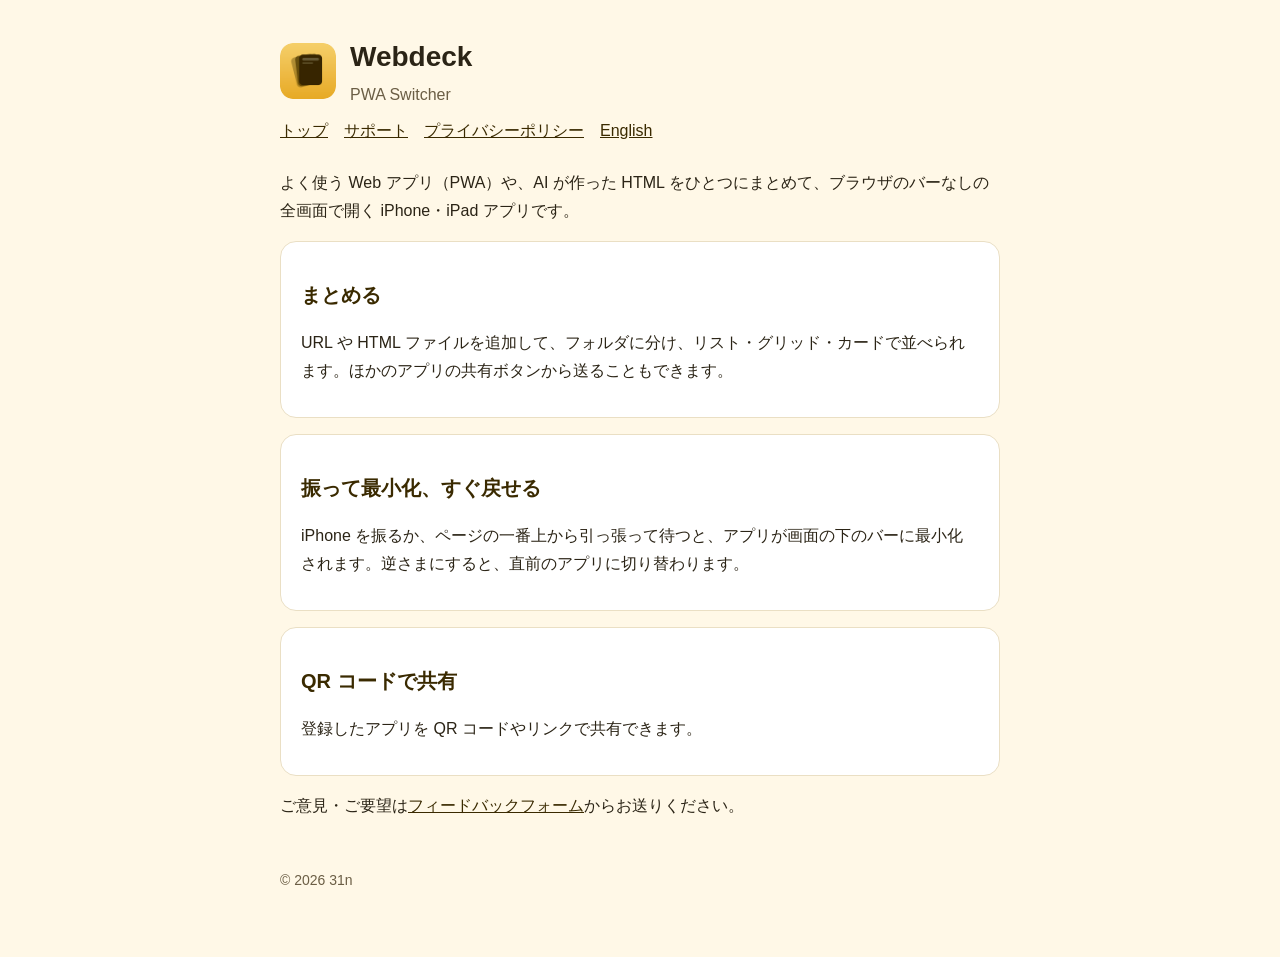
<file: index.html>
<!doctype html>
<html lang="ja">
<head>
<meta charset="utf-8">
<meta name="viewport" content="width=device-width, initial-scale=1">
<title>Webdeck: PWA Switcher</title>
<meta name="description" content="よく使う Web アプリ（PWA）や AI が作った HTML をひとつにまとめて、ブラウザのバーなしの全画面で開く iPhone・iPad アプリ。">
<link rel="stylesheet" href="style.css">
<link rel="icon" href="icon.png">
</head>
<body>
<main>
  <header class="top">
    <img src="icon.png" alt="">
    <div>
      <h1>Webdeck</h1>
      <div class="sub">PWA Switcher</div>
    </div>
  </header>
  <nav>
    <a href="./">トップ</a>
    <a href="support.html">サポート</a>
    <a href="privacy.html">プライバシーポリシー</a>
    <a href="en/" lang="en">English</a>
  </nav>

  <p>よく使う Web アプリ（PWA）や、AI が作った HTML をひとつにまとめて、ブラウザのバーなしの全画面で開く iPhone・iPad アプリです。</p>

  <div class="card">
    <h2>まとめる</h2>
    <p>URL や HTML ファイルを追加して、フォルダに分け、リスト・グリッド・カードで並べられます。ほかのアプリの共有ボタンから送ることもできます。</p>
  </div>
  <div class="card">
    <h2>振って最小化、すぐ戻せる</h2>
    <p>iPhone を振るか、ページの一番上から引っ張って待つと、アプリが画面の下のバーに最小化されます。逆さまにすると、直前のアプリに切り替わります。</p>
  </div>
  <div class="card">
    <h2>QR コードで共有</h2>
    <p>登録したアプリを QR コードやリンクで共有できます。</p>
  </div>

  <p>ご意見・ご要望は<a href="https://forms.gle/2fH9viR1kzPKTUj47">フィードバックフォーム</a>からお送りください。</p>

  <footer>© 2026 31n</footer>
</main>
</body>
</html>
</file>
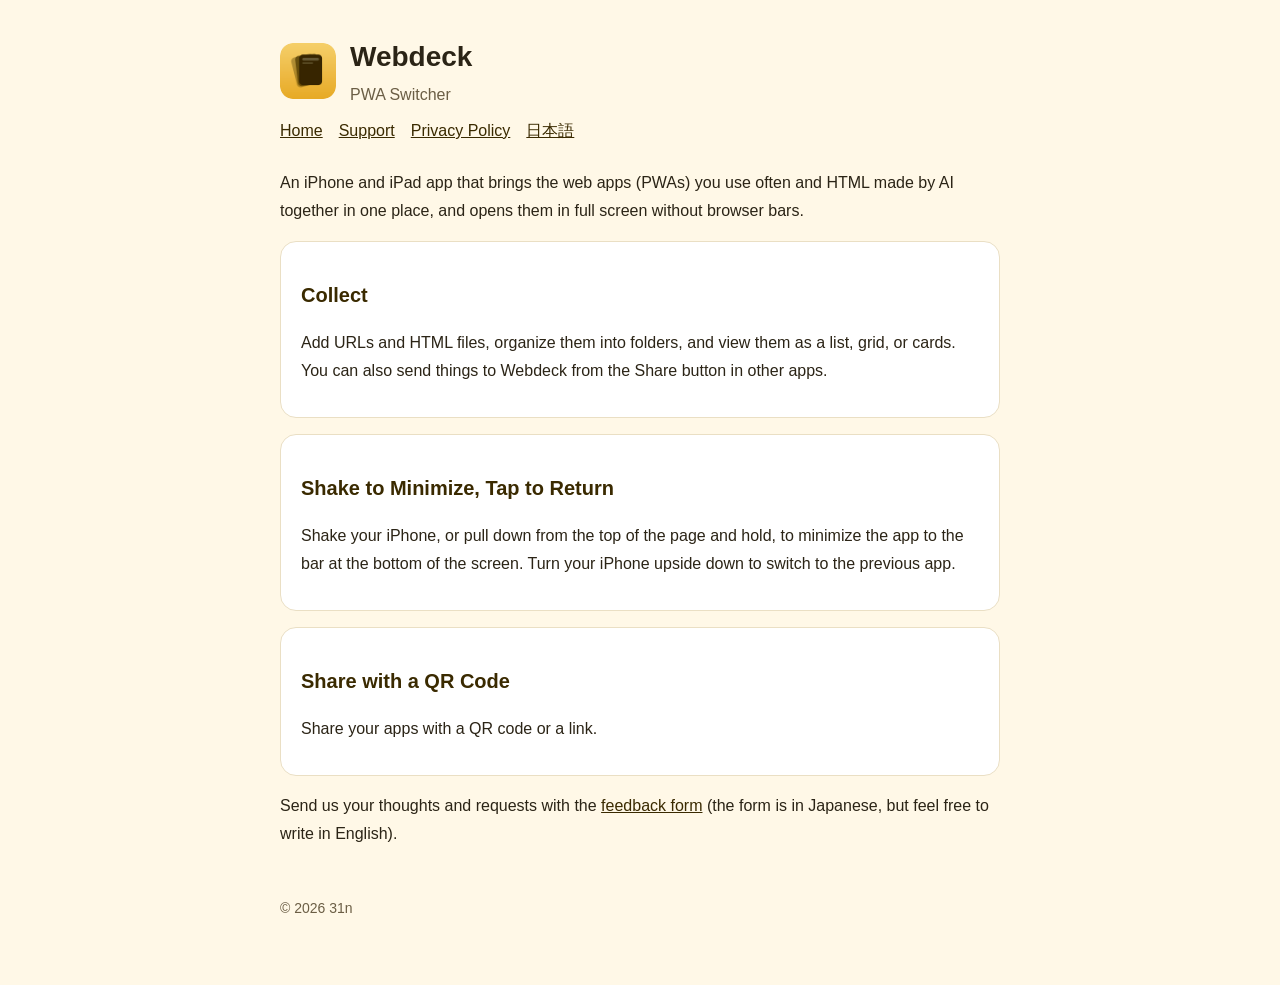
<file: en/index.html>
<!doctype html>
<html lang="en">
<head>
<meta charset="utf-8">
<meta name="viewport" content="width=device-width, initial-scale=1">
<title>Webdeck: PWA Switcher</title>
<meta name="description" content="An iPhone and iPad app that brings the web apps (PWAs) you use often and HTML made by AI together, and opens them in full screen without browser bars.">
<link rel="stylesheet" href="../style.css">
<link rel="icon" href="../icon.png">
</head>
<body>
<main>
  <header class="top">
    <img src="../icon.png" alt="">
    <div>
      <h1>Webdeck</h1>
      <div class="sub">PWA Switcher</div>
    </div>
  </header>
  <nav>
    <a href="./">Home</a>
    <a href="support.html">Support</a>
    <a href="privacy.html">Privacy Policy</a>
    <a href="../" lang="ja">日本語</a>
  </nav>

  <p>An iPhone and iPad app that brings the web apps (PWAs) you use often and HTML made by AI together in one place, and opens them in full screen without browser bars.</p>

  <div class="card">
    <h2>Collect</h2>
    <p>Add URLs and HTML files, organize them into folders, and view them as a list, grid, or cards. You can also send things to Webdeck from the Share button in other apps.</p>
  </div>
  <div class="card">
    <h2>Shake to Minimize, Tap to Return</h2>
    <p>Shake your iPhone, or pull down from the top of the page and hold, to minimize the app to the bar at the bottom of the screen. Turn your iPhone upside down to switch to the previous app.</p>
  </div>
  <div class="card">
    <h2>Share with a QR Code</h2>
    <p>Share your apps with a QR code or a link.</p>
  </div>

  <p>Send us your thoughts and requests with the <a href="https://forms.gle/2fH9viR1kzPKTUj47">feedback form</a> (the form is in Japanese, but feel free to write in English).</p>

  <footer>© 2026 31n</footer>
</main>
</body>
</html>
</file>
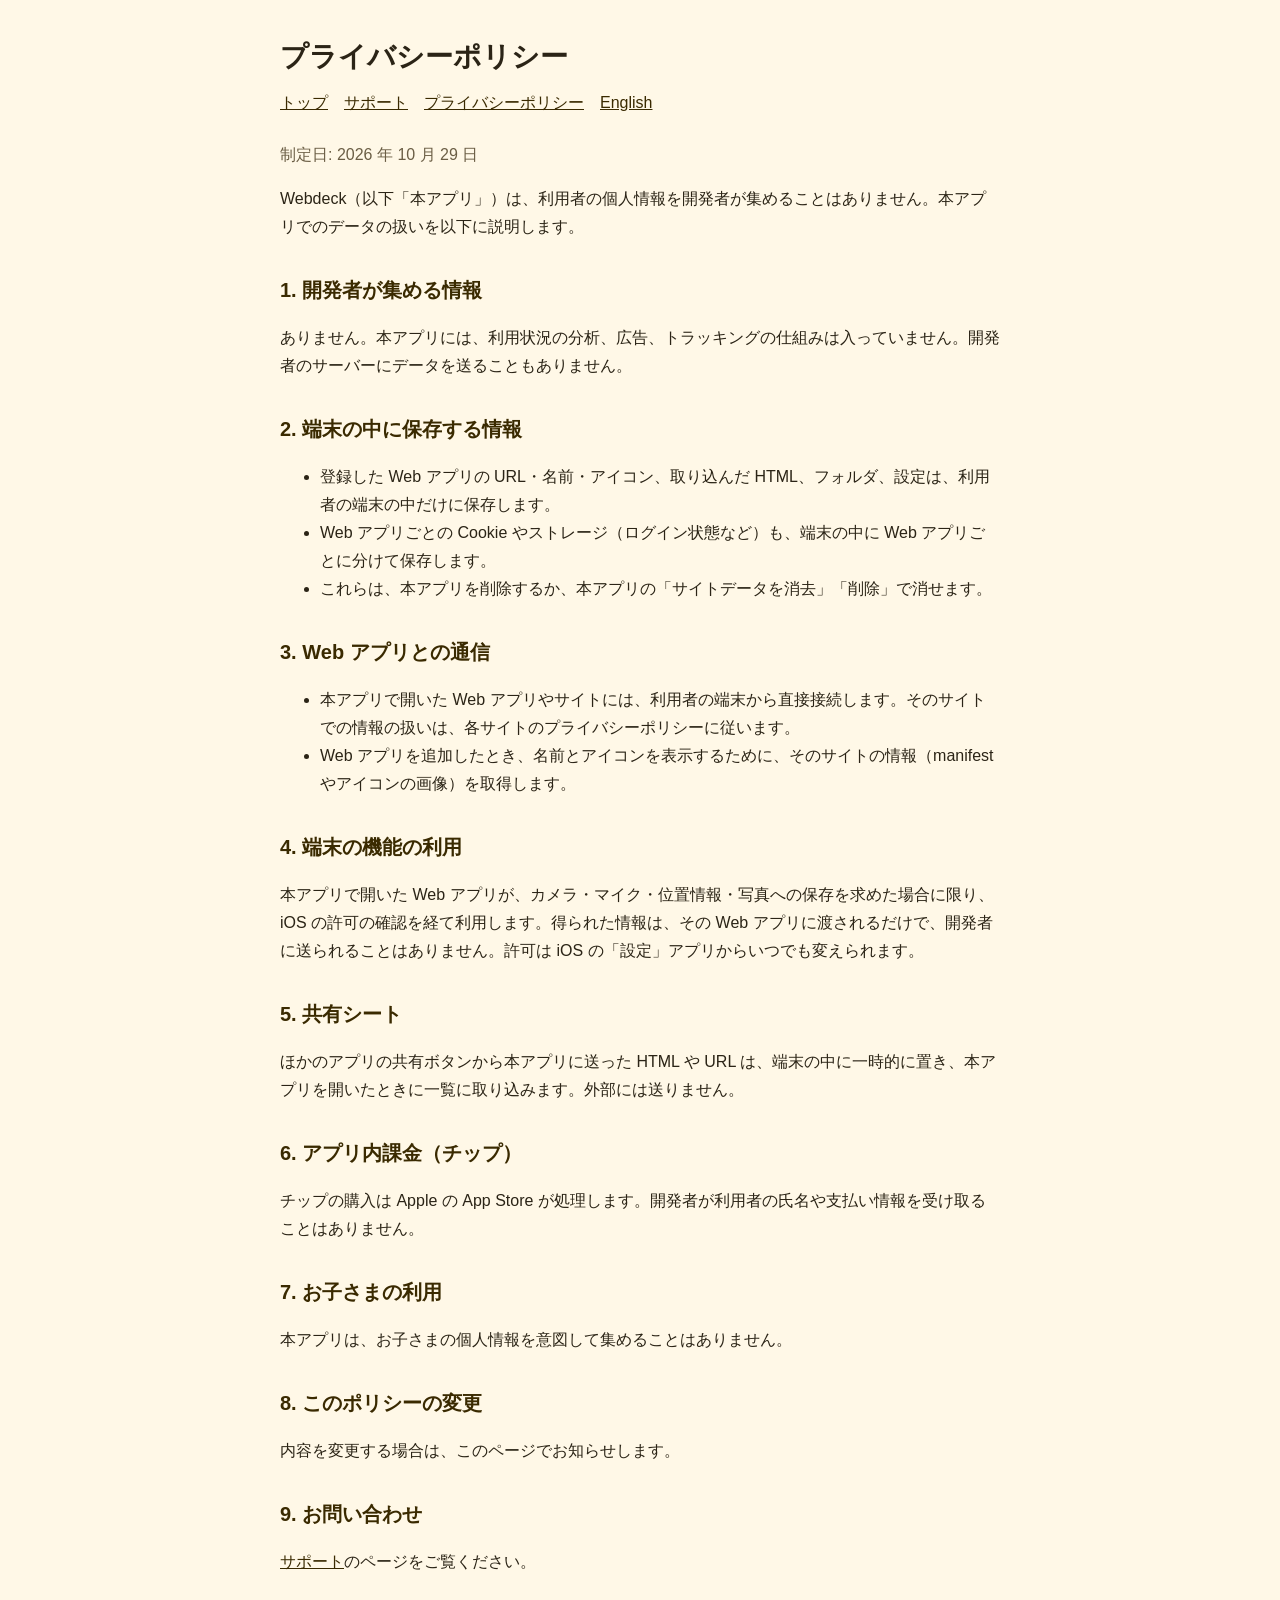
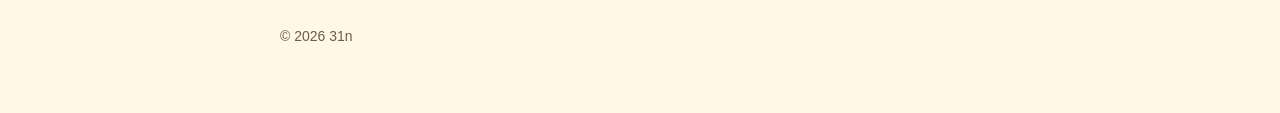
<file: privacy.html>
<!doctype html>
<html lang="ja">
<head>
<meta charset="utf-8">
<meta name="viewport" content="width=device-width, initial-scale=1">
<title>プライバシーポリシー - Webdeck</title>
<link rel="stylesheet" href="style.css">
<link rel="icon" href="icon.png">
</head>
<body>
<main>
  <h1>プライバシーポリシー</h1>
  <nav>
    <a href="./">トップ</a>
    <a href="support.html">サポート</a>
    <a href="privacy.html">プライバシーポリシー</a>
    <a href="en/privacy.html" lang="en">English</a>
  </nav>
  <p class="sub">制定日: 2026 年 10 月 29 日</p>

  <p>Webdeck（以下「本アプリ」）は、利用者の個人情報を開発者が集めることはありません。本アプリでのデータの扱いを以下に説明します。</p>

  <h2>1. 開発者が集める情報</h2>
  <p>ありません。本アプリには、利用状況の分析、広告、トラッキングの仕組みは入っていません。開発者のサーバーにデータを送ることもありません。</p>

  <h2>2. 端末の中に保存する情報</h2>
  <ul>
    <li>登録した Web アプリの URL・名前・アイコン、取り込んだ HTML、フォルダ、設定は、利用者の端末の中だけに保存します。</li>
    <li>Web アプリごとの Cookie やストレージ（ログイン状態など）も、端末の中に Web アプリごとに分けて保存します。</li>
    <li>これらは、本アプリを削除するか、本アプリの「サイトデータを消去」「削除」で消せます。</li>
  </ul>

  <h2>3. Web アプリとの通信</h2>
  <ul>
    <li>本アプリで開いた Web アプリやサイトには、利用者の端末から直接接続します。そのサイトでの情報の扱いは、各サイトのプライバシーポリシーに従います。</li>
    <li>Web アプリを追加したとき、名前とアイコンを表示するために、そのサイトの情報（manifest やアイコンの画像）を取得します。</li>
  </ul>

  <h2>4. 端末の機能の利用</h2>
  <p>本アプリで開いた Web アプリが、カメラ・マイク・位置情報・写真への保存を求めた場合に限り、iOS の許可の確認を経て利用します。得られた情報は、その Web アプリに渡されるだけで、開発者に送られることはありません。許可は iOS の「設定」アプリからいつでも変えられます。</p>

  <h2>5. 共有シート</h2>
  <p>ほかのアプリの共有ボタンから本アプリに送った HTML や URL は、端末の中に一時的に置き、本アプリを開いたときに一覧に取り込みます。外部には送りません。</p>

  <h2>6. アプリ内課金（チップ）</h2>
  <p>チップの購入は Apple の App Store が処理します。開発者が利用者の氏名や支払い情報を受け取ることはありません。</p>

  <h2>7. お子さまの利用</h2>
  <p>本アプリは、お子さまの個人情報を意図して集めることはありません。</p>

  <h2>8. このポリシーの変更</h2>
  <p>内容を変更する場合は、このページでお知らせします。</p>

  <h2>9. お問い合わせ</h2>
  <p><a href="support.html">サポート</a>のページをご覧ください。</p>

  <footer>© 2026 31n</footer>
</main>
</body>
</html>
</file>
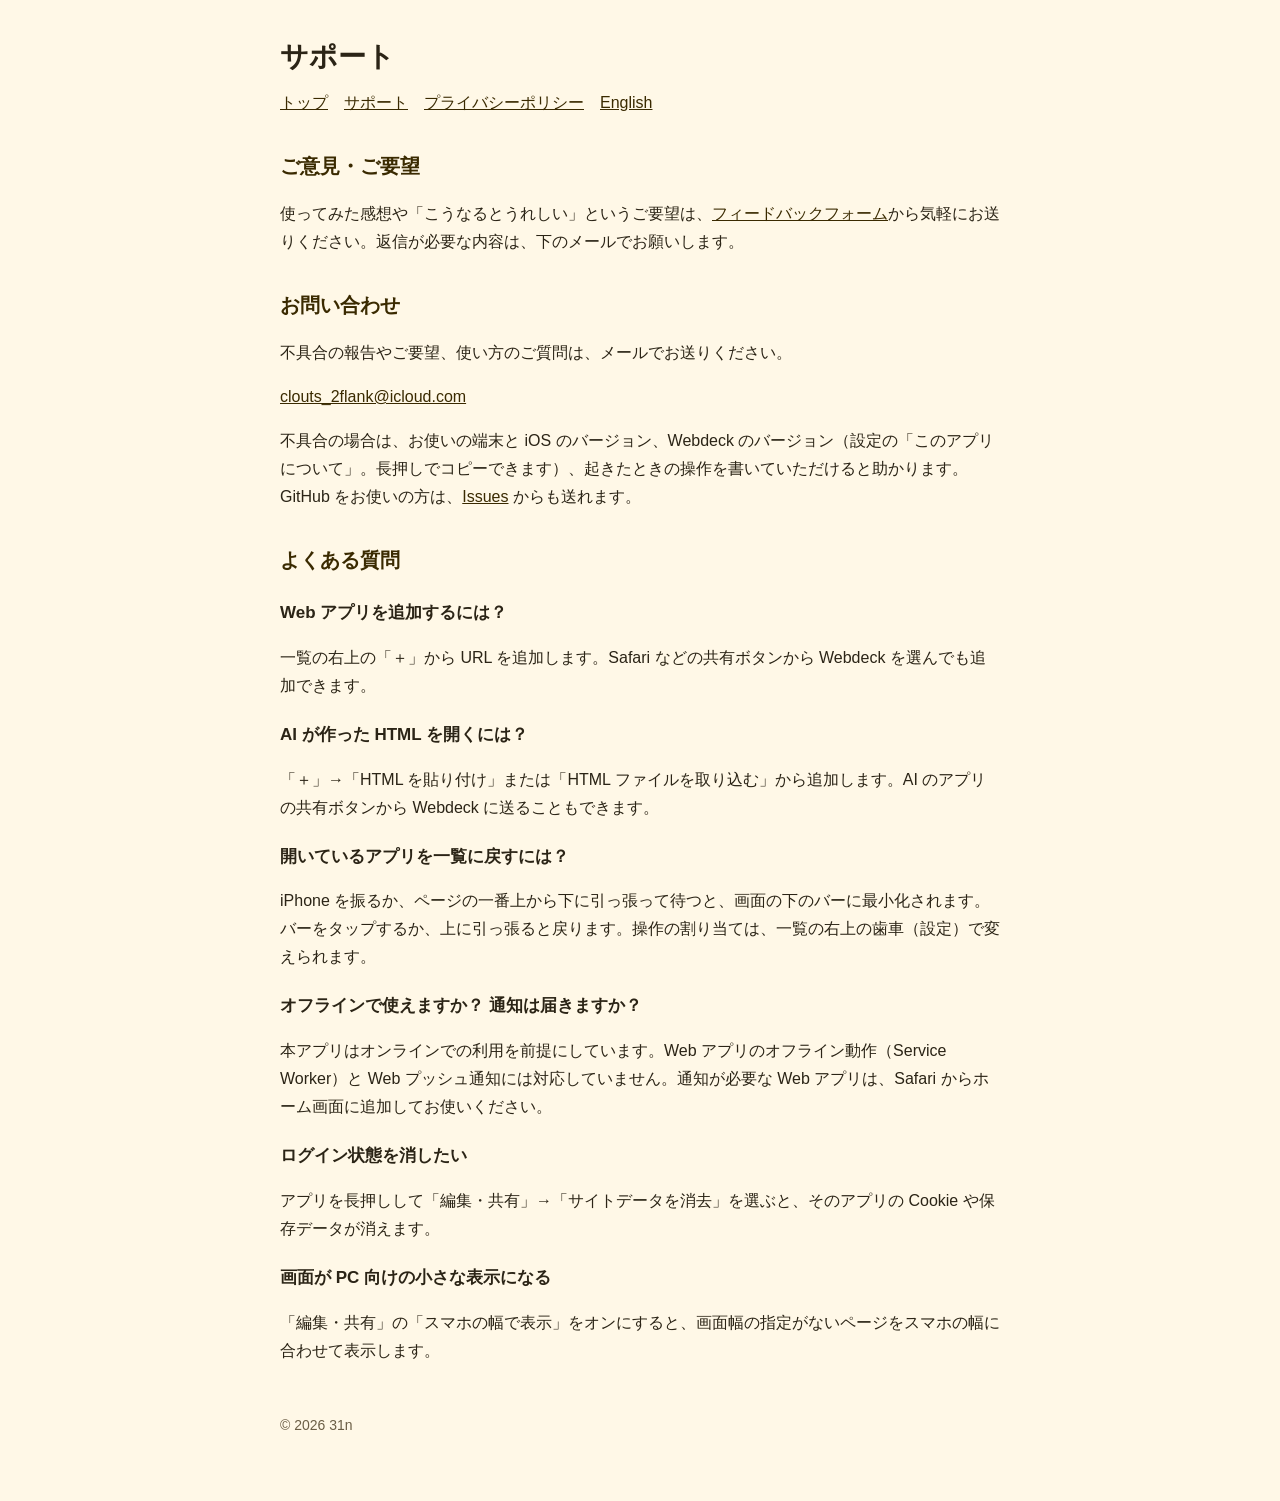
<file: support.html>
<!doctype html>
<html lang="ja">
<head>
<meta charset="utf-8">
<meta name="viewport" content="width=device-width, initial-scale=1">
<title>サポート - Webdeck</title>
<link rel="stylesheet" href="style.css">
<link rel="icon" href="icon.png">
</head>
<body>
<main>
  <h1>サポート</h1>
  <nav>
    <a href="./">トップ</a>
    <a href="support.html">サポート</a>
    <a href="privacy.html">プライバシーポリシー</a>
    <a href="en/support.html" lang="en">English</a>
  </nav>

  <h2>ご意見・ご要望</h2>
  <p>使ってみた感想や「こうなるとうれしい」というご要望は、<a href="https://forms.gle/2fH9viR1kzPKTUj47">フィードバックフォーム</a>から気軽にお送りください。返信が必要な内容は、下のメールでお願いします。</p>

  <h2>お問い合わせ</h2>
  <p>不具合の報告やご要望、使い方のご質問は、メールでお送りください。</p>
  <p><a href="mailto:clouts_2flank@icloud.com?subject=Webdeck%20%E3%81%AE%E3%81%8A%E5%95%8F%E3%81%84%E5%90%88%E3%82%8F%E3%81%9B">clouts_2flank@icloud.com</a></p>
  <p>不具合の場合は、お使いの端末と iOS のバージョン、Webdeck のバージョン（設定の「このアプリについて」。長押しでコピーできます）、起きたときの操作を書いていただけると助かります。GitHub をお使いの方は、<a href="https://github.com/31n/webdeck/issues">Issues</a> からも送れます。</p>

  <h2>よくある質問</h2>

  <h3>Web アプリを追加するには？</h3>
  <p>一覧の右上の「＋」から URL を追加します。Safari などの共有ボタンから Webdeck を選んでも追加できます。</p>

  <h3>AI が作った HTML を開くには？</h3>
  <p>「＋」→「HTML を貼り付け」または「HTML ファイルを取り込む」から追加します。AI のアプリの共有ボタンから Webdeck に送ることもできます。</p>

  <h3>開いているアプリを一覧に戻すには？</h3>
  <p>iPhone を振るか、ページの一番上から下に引っ張って待つと、画面の下のバーに最小化されます。バーをタップするか、上に引っ張ると戻ります。操作の割り当ては、一覧の右上の歯車（設定）で変えられます。</p>

  <h3>オフラインで使えますか？ 通知は届きますか？</h3>
  <p>本アプリはオンラインでの利用を前提にしています。Web アプリのオフライン動作（Service Worker）と Web プッシュ通知には対応していません。通知が必要な Web アプリは、Safari からホーム画面に追加してお使いください。</p>

  <h3>ログイン状態を消したい</h3>
  <p>アプリを長押しして「編集・共有」→「サイトデータを消去」を選ぶと、そのアプリの Cookie や保存データが消えます。</p>

  <h3>画面が PC 向けの小さな表示になる</h3>
  <p>「編集・共有」の「スマホの幅で表示」をオンにすると、画面幅の指定がないページをスマホの幅に合わせて表示します。</p>

  <footer>© 2026 31n</footer>
</main>
</body>
</html>
</file>
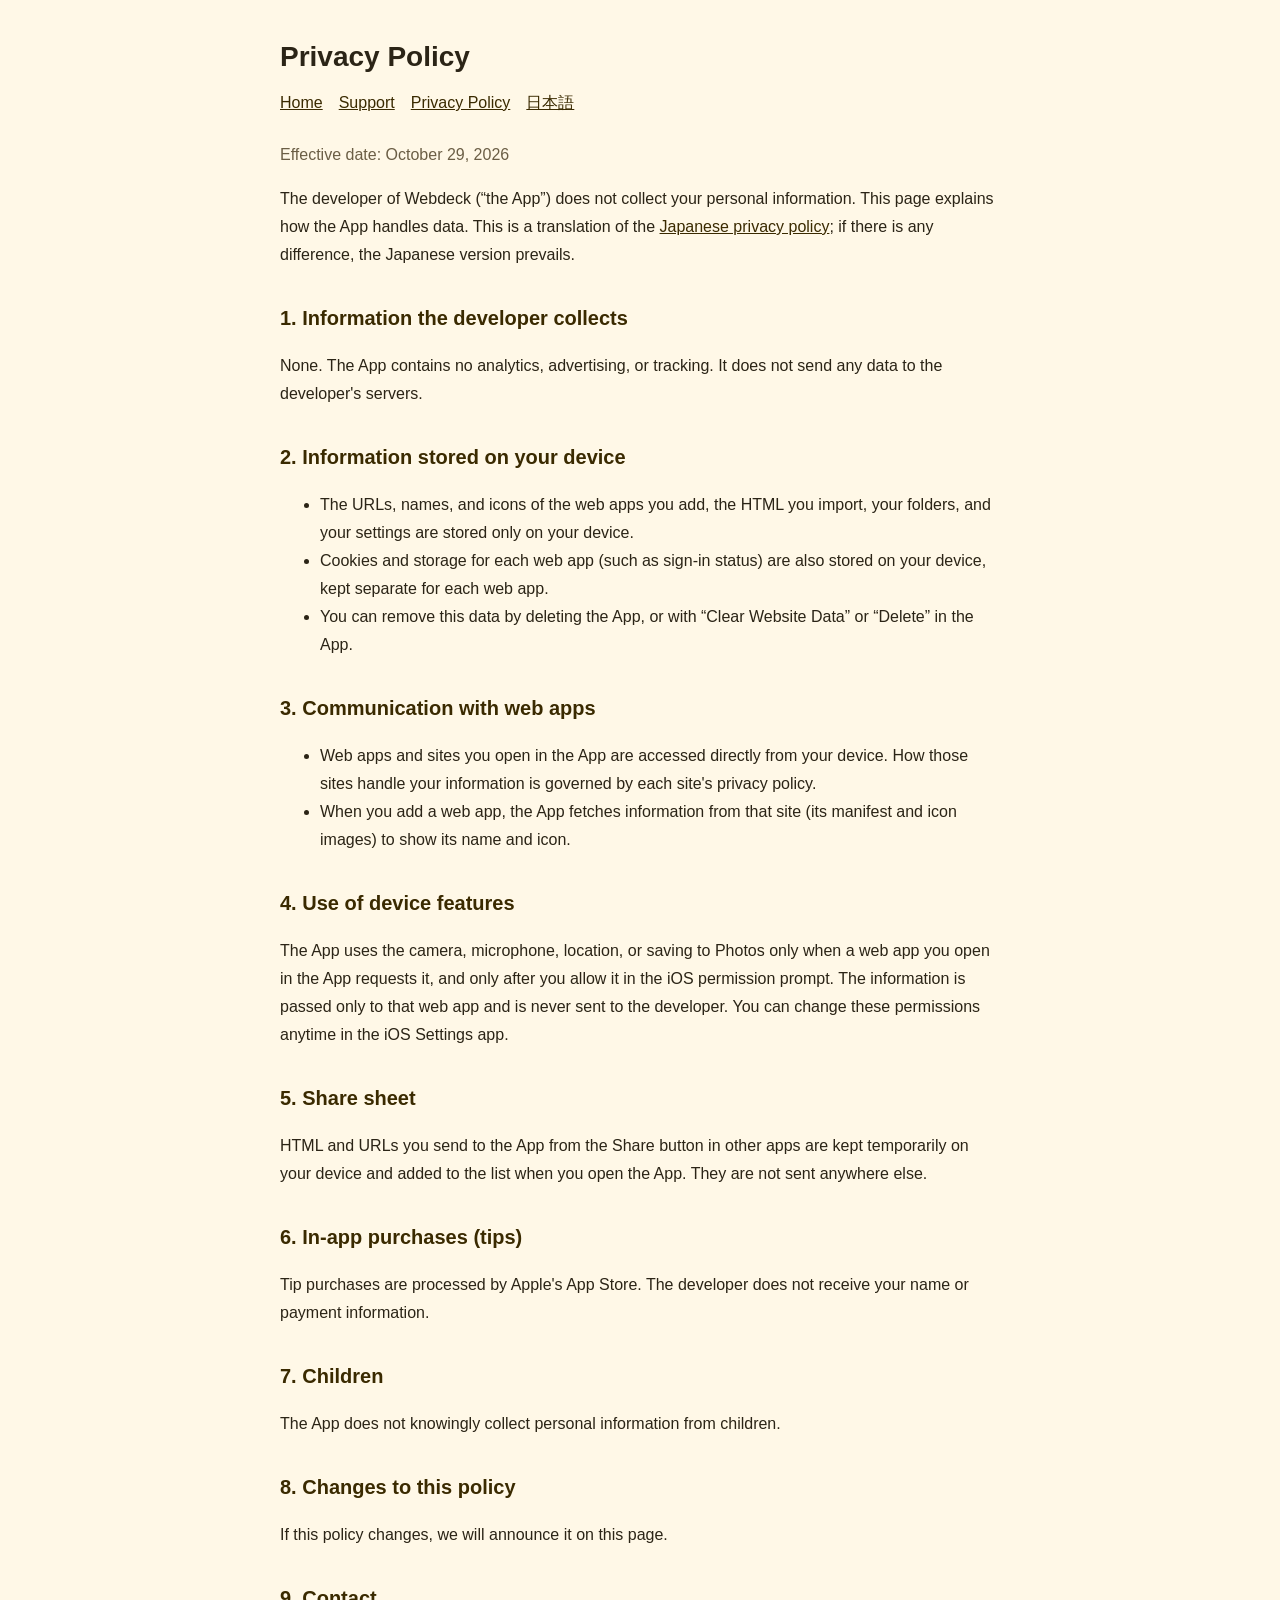
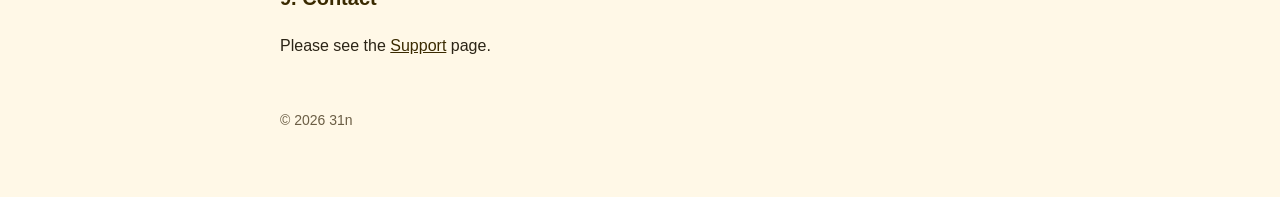
<file: en/privacy.html>
<!doctype html>
<html lang="en">
<head>
<meta charset="utf-8">
<meta name="viewport" content="width=device-width, initial-scale=1">
<title>Privacy Policy - Webdeck</title>
<link rel="stylesheet" href="../style.css">
<link rel="icon" href="../icon.png">
</head>
<body>
<main>
  <h1>Privacy Policy</h1>
  <nav>
    <a href="./">Home</a>
    <a href="support.html">Support</a>
    <a href="privacy.html">Privacy Policy</a>
    <a href="../privacy.html" lang="ja">日本語</a>
  </nav>
  <p class="sub">Effective date: October 29, 2026</p>

  <p>The developer of Webdeck (“the App”) does not collect your personal information. This page explains how the App handles data. This is a translation of the <a href="../privacy.html" lang="ja">Japanese privacy policy</a>; if there is any difference, the Japanese version prevails.</p>

  <h2>1. Information the developer collects</h2>
  <p>None. The App contains no analytics, advertising, or tracking. It does not send any data to the developer's servers.</p>

  <h2>2. Information stored on your device</h2>
  <ul>
    <li>The URLs, names, and icons of the web apps you add, the HTML you import, your folders, and your settings are stored only on your device.</li>
    <li>Cookies and storage for each web app (such as sign-in status) are also stored on your device, kept separate for each web app.</li>
    <li>You can remove this data by deleting the App, or with “Clear Website Data” or “Delete” in the App.</li>
  </ul>

  <h2>3. Communication with web apps</h2>
  <ul>
    <li>Web apps and sites you open in the App are accessed directly from your device. How those sites handle your information is governed by each site's privacy policy.</li>
    <li>When you add a web app, the App fetches information from that site (its manifest and icon images) to show its name and icon.</li>
  </ul>

  <h2>4. Use of device features</h2>
  <p>The App uses the camera, microphone, location, or saving to Photos only when a web app you open in the App requests it, and only after you allow it in the iOS permission prompt. The information is passed only to that web app and is never sent to the developer. You can change these permissions anytime in the iOS Settings app.</p>

  <h2>5. Share sheet</h2>
  <p>HTML and URLs you send to the App from the Share button in other apps are kept temporarily on your device and added to the list when you open the App. They are not sent anywhere else.</p>

  <h2>6. In-app purchases (tips)</h2>
  <p>Tip purchases are processed by Apple's App Store. The developer does not receive your name or payment information.</p>

  <h2>7. Children</h2>
  <p>The App does not knowingly collect personal information from children.</p>

  <h2>8. Changes to this policy</h2>
  <p>If this policy changes, we will announce it on this page.</p>

  <h2>9. Contact</h2>
  <p>Please see the <a href="support.html">Support</a> page.</p>

  <footer>© 2026 31n</footer>
</main>
</body>
</html>
</file>
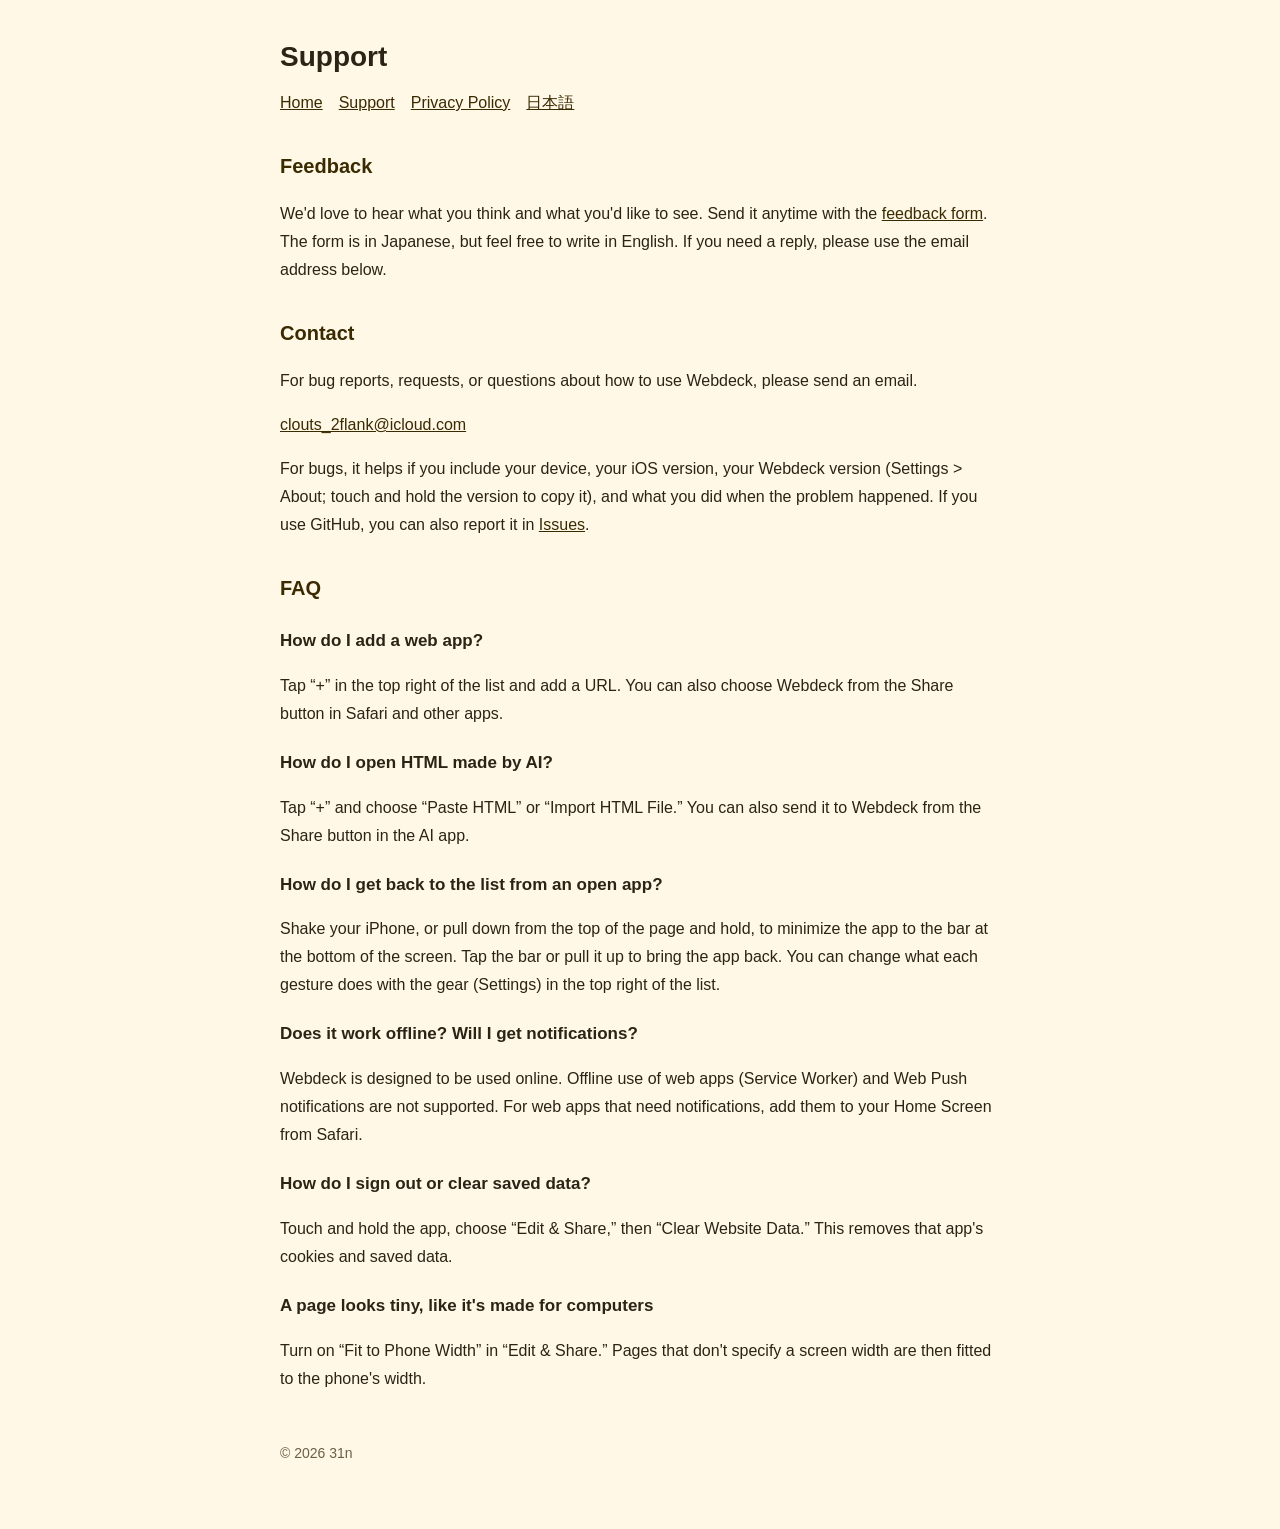
<file: en/support.html>
<!doctype html>
<html lang="en">
<head>
<meta charset="utf-8">
<meta name="viewport" content="width=device-width, initial-scale=1">
<title>Support - Webdeck</title>
<link rel="stylesheet" href="../style.css">
<link rel="icon" href="../icon.png">
</head>
<body>
<main>
  <h1>Support</h1>
  <nav>
    <a href="./">Home</a>
    <a href="support.html">Support</a>
    <a href="privacy.html">Privacy Policy</a>
    <a href="../support.html" lang="ja">日本語</a>
  </nav>

  <h2>Feedback</h2>
  <p>We'd love to hear what you think and what you'd like to see. Send it anytime with the <a href="https://forms.gle/2fH9viR1kzPKTUj47">feedback form</a>. The form is in Japanese, but feel free to write in English. If you need a reply, please use the email address below.</p>

  <h2>Contact</h2>
  <p>For bug reports, requests, or questions about how to use Webdeck, please send an email.</p>
  <p><a href="mailto:clouts_2flank@icloud.com?subject=Webdeck%20Support">clouts_2flank@icloud.com</a></p>
  <p>For bugs, it helps if you include your device, your iOS version, your Webdeck version (Settings &gt; About; touch and hold the version to copy it), and what you did when the problem happened. If you use GitHub, you can also report it in <a href="https://github.com/31n/webdeck/issues">Issues</a>.</p>

  <h2>FAQ</h2>

  <h3>How do I add a web app?</h3>
  <p>Tap “+” in the top right of the list and add a URL. You can also choose Webdeck from the Share button in Safari and other apps.</p>

  <h3>How do I open HTML made by AI?</h3>
  <p>Tap “+” and choose “Paste HTML” or “Import HTML File.” You can also send it to Webdeck from the Share button in the AI app.</p>

  <h3>How do I get back to the list from an open app?</h3>
  <p>Shake your iPhone, or pull down from the top of the page and hold, to minimize the app to the bar at the bottom of the screen. Tap the bar or pull it up to bring the app back. You can change what each gesture does with the gear (Settings) in the top right of the list.</p>

  <h3>Does it work offline? Will I get notifications?</h3>
  <p>Webdeck is designed to be used online. Offline use of web apps (Service Worker) and Web Push notifications are not supported. For web apps that need notifications, add them to your Home Screen from Safari.</p>

  <h3>How do I sign out or clear saved data?</h3>
  <p>Touch and hold the app, choose “Edit &amp; Share,” then “Clear Website Data.” This removes that app's cookies and saved data.</p>

  <h3>A page looks tiny, like it's made for computers</h3>
  <p>Turn on “Fit to Phone Width” in “Edit &amp; Share.” Pages that don't specify a screen width are then fitted to the phone's width.</p>

  <footer>© 2026 31n</footer>
</main>
</body>
</html>
</file>
<file: style.css>
:root { --accent: #3A2A00; --bg: #FFF8E7; --card: #FFFFFF; --text: #2B2416; --sub: #6B5E45; --line: #EADFC4; }
@media (prefers-color-scheme: dark) {
  :root { --accent: #F2C14E; --bg: #1C1A16; --card: #2A2620; --text: #F4EEDF; --sub: #BFB49B; --line: #3A342A; }
}
* { box-sizing: border-box; }
body { margin: 0; font: 16px/1.75 -apple-system, "Hiragino Sans", "Noto Sans JP", sans-serif; background: var(--bg); color: var(--text); }
main { max-width: 760px; margin: 0 auto; padding: 32px 20px 64px; }
header.top { display: flex; align-items: center; gap: 14px; margin-bottom: 8px; }
header.top img { width: 56px; height: 56px; border-radius: 13px; }
h1 { font-size: 28px; margin: 0; }
h2 { font-size: 20px; margin: 32px 0 8px; color: var(--accent); }
h3 { font-size: 17px; margin: 20px 0 4px; }
p, li { color: var(--text); }
.sub { color: var(--sub); }
.card { background: var(--card); border-radius: 16px; padding: 4px 20px 16px; margin: 16px 0; border: 1px solid var(--line); }
nav { margin: 8px 0 24px; display: flex; gap: 16px; flex-wrap: wrap; }
nav a, a { color: var(--accent); }
footer { margin-top: 48px; color: var(--sub); font-size: 14px; }
</file>
